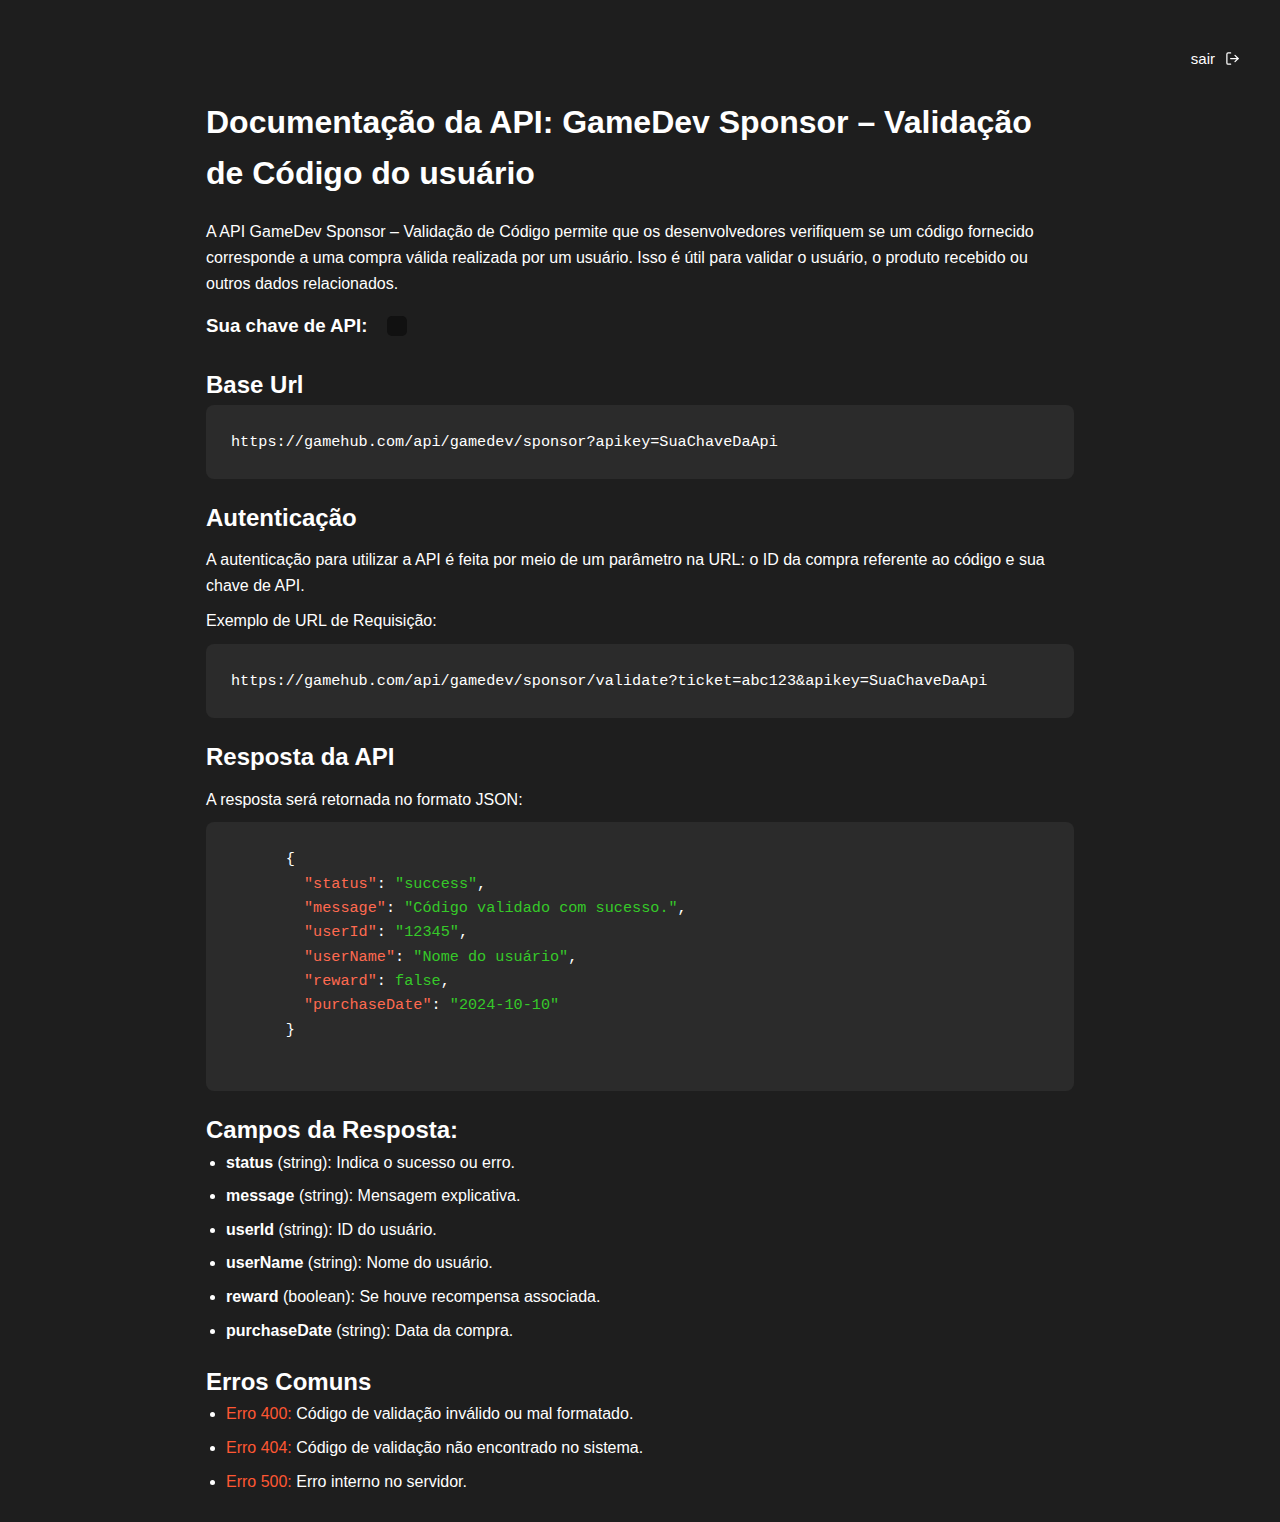
<file: pages/documentation/index.html>
<!DOCTYPE html>
<html lang="en">
<head>
  <meta charset="UTF-8">
  <meta name="viewport" content="width=device-width, initial-scale=1.0">
  <link rel="stylesheet" href="styles.css">
  <title>Documentação da API: GameDev Sponsor</title>
  <style>
    
  </style>
</head>
<body>
  <header>
    <button id="logout" >
      <p>sair</p>
      <svg xmlns="http://www.w3.org/2000/svg" width="15" height="15" viewBox="0 0 24 24" fill="none" stroke="currentColor" stroke-width="2" stroke-linecap="round" stroke-linejoin="round" class="feather feather-log-out"><path d="M9 21H5a2 2 0 0 1-2-2V5a2 2 0 0 1 2-2h4"></path><polyline points="16 17 21 12 16 7"></polyline><line x1="21" y1="12" x2="9" y2="12"></line></svg>
  
    </button>

  </header>
  <div class="container">
    <h1>Documentação da API: GameDev Sponsor – Validação de Código do usuário</h1>
    <p>
      A API GameDev Sponsor – Validação de Código permite que os desenvolvedores verifiquem se um código fornecido corresponde a uma compra válida realizada por um usuário. 
      Isso é útil para validar o usuário, o produto recebido ou outros dados relacionados. 
    </p>
    
    <div class="api-key">
      <h3>Sua chave de API:</h3>
      <p title="Clique para copiar" id="key" onclick="copyApiKey()">fsdlihfgbdsljhfbdshljfdsbfldsfsdlihfgbdsljhfbdshljfdsbflds</p>
    </div>
    <h2>Base Url</h2>
    <div class="box">
      <pre>https://gamehub.com/api/gamedev/sponsor?apikey=SuaChaveDaApi</pre>
    </div>

    <h2>Autenticação</h2>
    <p>
      A autenticação para utilizar a API é feita por meio de um parâmetro na URL: o ID da compra referente ao código e sua chave de API.
    </p>
    <p>Exemplo de URL de Requisição:</p>
    <div class="box">
      <pre>https://gamehub.com/api/gamedev/sponsor/validate?ticket=abc123&amp;apikey=SuaChaveDaApi</pre>
    </div>

    <h2>Resposta da API</h2>
    <p>A resposta será retornada no formato JSON:</p>
    <div class="box">
      <pre>      {
        <span class="field">"status"</span>: <span class="value">"success"</span>,
        <span class="field">"message"</span>: <span class="value">"Código validado com sucesso."</span>,
        <span class="field">"userId"</span>: <span class="value">"12345"</span>,
        <span class="field">"userName"</span>: <span class="value">"Nome do usuário"</span>,
        <span class="field">"reward"</span>: <span class="value">false</span>,
        <span class="field">"purchaseDate"</span>: <span class="value">"2024-10-10"</span>
      }
    </pre>
    </div>

    <h2>Campos da Resposta:</h2>
    <ul>
      <li><strong >status</strong> (string): Indica o sucesso ou erro.</li>
      <li><strong>message</strong> (string): Mensagem explicativa.</li>
      <li><strong>userId</strong> (string): ID do usuário.</li>
      <li><strong>userName</strong> (string): Nome do usuário.</li>
      <li><strong>reward</strong> (boolean): Se houve recompensa associada.</li>
      <li><strong>purchaseDate</strong> (string): Data da compra.</li>
    </ul>

    <h2>Erros Comuns</h2>
    <ul>
      <li><span class="error">Erro 400:</span> Código de validação inválido ou mal formatado.</li>
      <li><span class="error">Erro 404:</span> Código de validação não encontrado no sistema.</li>
      <li><span class="error">Erro 500:</span> Erro interno no servidor.</li>
    </ul>
  </div>

  <script>
    function copyApiKey() {
      const keyElement = document.getElementById("key");
      const feedback = document.getElementById("feedback");

      // Copiar a chave para a área de transferência
      navigator.clipboard.writeText(keyElement.textContent).then(() => {
        feedback.textContent = "Chave copiada para a área de transferência!";
        setTimeout(() => {
          feedback.textContent = "";
        }, 3000);
      });
    }

    const token = localStorage.getItem("jwtToken");
    const p = document.querySelector("#key")
    p.innerHTML = token

    const logoutButton = document.querySelector("#logout")
    logoutButton.addEventListener("click", ()=> {
      localStorage.clear()
      window.location.href = "../../"
    })
  </script>
</body>
</html>
</file>
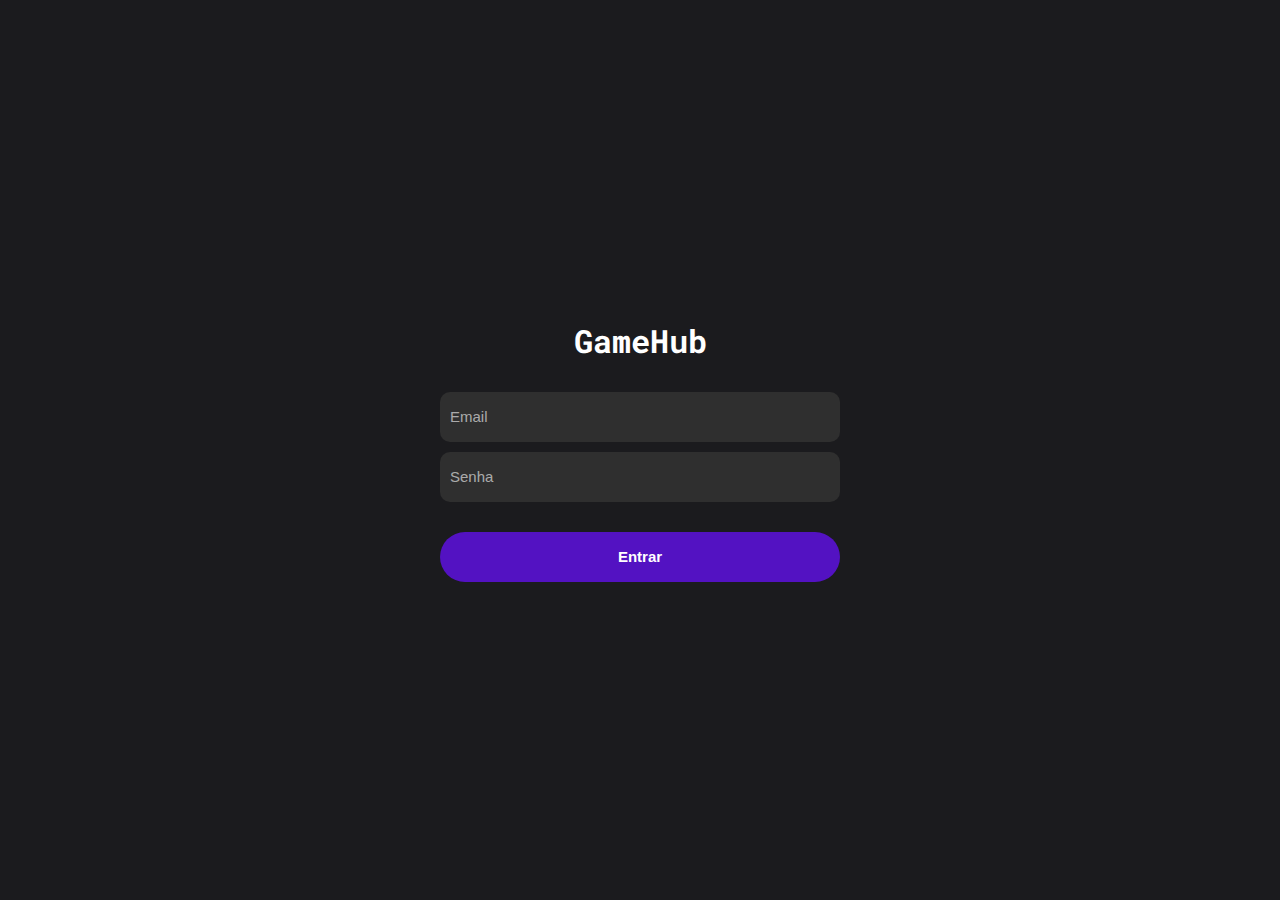
<file: pages/login/index.html>
<!DOCTYPE html>
<html lang="en">
<head>
  <meta charset="UTF-8">
  <meta name="viewport" content="width=device-width, initial-scale=1.0">
  <link rel="stylesheet" href="styles.css">
  <link rel="preconnect" href="https://fonts.googleapis.com">
<link rel="preconnect" href="https://fonts.gstatic.com" crossorigin>
<link href="https://fonts.googleapis.com/css2?family=Dela+Gothic+One&family=Roboto+Mono:ital,wght@0,100..700;1,100..700&display=swap" rel="stylesheet">
  <title>GameHub For Devs</title>
</head>
<body>
    <div class="container" >
      <div class="login-container" >
        <h1>GameHub</h1>
        <form class="form" id="loginForm">
          <div class="inputs">
            <input type="text" id="email" placeholder="Email" required>
            <input type="password" id="password" placeholder="Senha" required>
          </div>
          <button type="submit">Entrar</button>
        </form>
      </div>
    </div>
    <script src="./script.js"></script>
</body>
</html>
</file>
<file: pages/documentation/styles.css>
* {
  box-sizing: border-box;
  margin: 0;
  padding: 0;
  
}

header {
  width: 100%;
  display: flex;
  justify-content: flex-end;
  padding: 20px;
  

}

header button{
  background: none;
  border: none;
  color: white;
  display: flex;
  align-items: center;
  gap: 10px;
  font-size: 15px;
  transition: 0.2s color;
  cursor: pointer;
}

header button:hover{
  color: rgb(173, 173, 173);
  
}
.teste{
  background-color: "black";
  width: 100;
  height: 100;
}

body {
  font-family: Arial, sans-serif;
  background-color: #1e1e1e;
  color: #ffffff;
  margin: 0;
  padding: 20px;
  line-height: 1.6;
}

h1, h2 {
  color: white;
}

h1 {
  font-size: 2rem;
  margin-bottom: 20px;
}

h2 {
  font-size: 1.5rem;
  margin-top: 20px;
}

p {
  margin: 10px 0;
}

.container {
  max-width: 70%;
  margin: 0 auto;
}

.box {
  background-color: #2b2b2b;
  padding: 15px;
  border-radius: 8px;
  margin-bottom: 20px;
}

.box pre, .box code {
  font-family: "Courier New", Courier, monospace;
  font-size: 0.95rem;
  color: #ffffff;
  padding: 10px;
  display: block;
  border-radius: 8px;
  white-space: pre-wrap;
}

ul {
  padding-left: 20px;
}

li {
  margin-bottom: 8px;
}

.error {
  color: #ff5733;
}

.api-key{
  display: flex;
  flex-direction: row;
  align-items: center;
  gap: 20px;
}

#key {
  background-color: #111111;
  padding: 10px;
  border-radius: 5px;
}

.field {
  color: #FF6A50; /* Vermelho para os nomes dos campos */
}

.value {
  color: #36C929; /* Verde para os valores dos campos */
}

#key {
  background-color: #111111;
  padding: 10px;
  border-radius: 5px;
  color: transparent;
  position: relative;
  cursor: pointer;
}

#key:hover {
  color: rgba(255, 255, 255, 0.425);

}

#key::after {
  position: absolute;
  left: 10px;
  top: 10px;
  color: #888;
  font-size: 0.85rem;
}

#key:hover::after {
  content: '';
}

.copy-feedback {
  color: #36C929;
  font-size: 0.85rem;
  margin-top: 5px;
}
</file>
<file: pages/login/styles.css>
body {
  
  background-color: #1B1B1E;
  display: flex;
  height: 100vh;
  align-items: center;
  justify-content: center;
  font-family: "Roboto Mono", monospace;
  font-optical-sizing: auto;
  font-style: normal;
}

* {
  box-sizing: border-box;
  margin: 0;
  padding: 0;
}

.container {
}
.login-container {
  display: flex;
  align-items: center;
  flex-direction: column;
  justify-content: center;
  width: 400px;
  gap: 30px;
}

h1 {
  color: white;
}
.login-container input {
  background-color: #2F2F2F;
  width: 100%;
  height: 50px;
  border-radius: 10px;
  border: none;
  font-size: 15px;
  color: white;
  outline: none;
  padding-left: 10px;
  margin-bottom: 10px;
}
.login-container input::placeholder{
  color: rgba(255, 255, 255, 0.603);
}

form{
  display: flex;
  width: 100%;
  align-items: center;
  justify-content: center;
  flex-direction: column;
  gap: 20px;
}
button{
  background-color: #5312C2;
  width: 100%;
  height: 50px;
  border-radius: 50px;
  border: none;
  padding: 10px;
  font-size: 15px;
  color: white;
  outline: none;
  font-weight: bold;
  cursor: pointer;
}

.inputs {
  display: flex;
  width: 100%;
  flex-direction: column;
}
</file>
